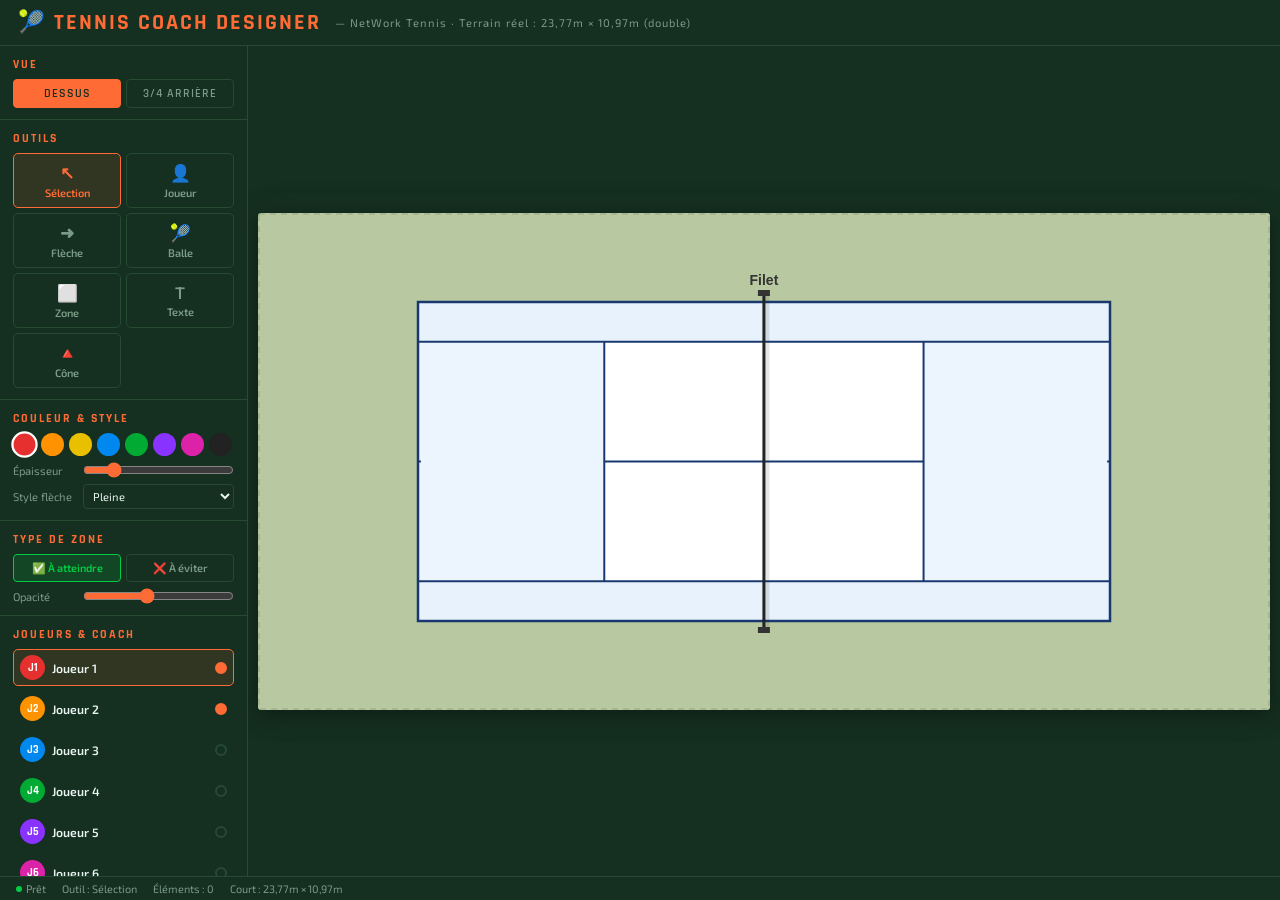
<file: Tennis_Coach_Designer.html>
<!DOCTYPE html>
<html lang="fr">
<head>
<meta charset="UTF-8">
<meta name="viewport" content="width=device-width, initial-scale=1.0">
<title>Tennis Coach Designer</title>
<style>
  @import url('https://fonts.googleapis.com/css2?family=Rajdhani:wght@400;600;700&family=Exo+2:wght@300;400;600&display=swap');
  :root {
    --panel-bg:#152f20; --panel-border:#264a32;
    --accent:#ff6b35; --accent2:#ff6b35;
    --text:#e8f4f0; --text-dim:#7a9b85;
  }
  *{box-sizing:border-box;margin:0;padding:0;}
  body{font-family:'Exo 2',sans-serif;background:#122518;color:var(--text);height:100vh;display:flex;flex-direction:column;overflow:hidden;}
  header{display:flex;align-items:center;gap:14px;padding:9px 18px;background:var(--panel-bg);border-bottom:1px solid var(--panel-border);flex-shrink:0;}
  header h1{font-family:'Rajdhani',sans-serif;font-size:1.35rem;font-weight:700;letter-spacing:2px;color:var(--accent);text-transform:uppercase;}
  header span{font-size:0.7rem;color:var(--text-dim);letter-spacing:1px;}
  .app{display:flex;flex:1;overflow:hidden;}
  .sidebar{width:248px;min-width:248px;background:var(--panel-bg);border-right:1px solid var(--panel-border);display:flex;flex-direction:column;overflow-y:auto;overflow-x:hidden;}
  .section{padding:11px 13px;border-bottom:1px solid var(--panel-border);}
  .stitle{font-family:'Rajdhani',sans-serif;font-size:0.74rem;font-weight:700;letter-spacing:2px;color:var(--accent);text-transform:uppercase;margin-bottom:7px;}
  .view-btns{display:flex;gap:5px;}
  .vbtn{flex:1;padding:6px 4px;font-family:'Rajdhani',sans-serif;font-size:0.74rem;font-weight:600;letter-spacing:1px;border:1px solid var(--panel-border);border-radius:4px;background:transparent;color:var(--text-dim);cursor:pointer;transition:all 0.2s;text-transform:uppercase;}
  .vbtn.active{background:var(--accent);color:#152f20;border-color:var(--accent);}
  .tgrid{display:grid;grid-template-columns:1fr 1fr;gap:5px;}
  .tbtn{padding:8px 5px;font-family:'Exo 2',sans-serif;font-size:0.68rem;font-weight:600;border:1px solid var(--panel-border);border-radius:5px;background:#152f20;color:var(--text-dim);cursor:pointer;transition:all 0.2s;display:flex;flex-direction:column;align-items:center;gap:3px;}
  .tbtn .ic{font-size:1.05rem;}
  .tbtn:hover{border-color:var(--accent);color:var(--accent);}
  .tbtn.active{background:rgba(255,107,53,0.12);border-color:var(--accent);color:var(--accent);}
  .swatches{display:flex;flex-wrap:wrap;gap:5px;}
  .sw{width:23px;height:23px;border-radius:50%;border:2px solid transparent;cursor:pointer;transition:transform 0.15s;}
  .sw:hover{transform:scale(1.2);}
  .sw.active{border-color:white;transform:scale(1.15);}
  .srow{display:flex;align-items:center;gap:8px;margin-top:6px;}
  .srow label{font-size:0.7rem;color:var(--text-dim);min-width:62px;}
  input[type=range]{flex:1;accent-color:var(--accent);}
  select{flex:1;background:#152f20;border:1px solid var(--panel-border);color:var(--text);padding:4px 5px;border-radius:4px;font-size:0.7rem;font-family:'Exo 2',sans-serif;}
  .ztrow{display:flex;gap:5px;}
  .ztbtn{flex:1;padding:6px;font-size:0.68rem;font-weight:600;font-family:'Exo 2',sans-serif;border:1px solid var(--panel-border);border-radius:4px;background:transparent;color:var(--text-dim);cursor:pointer;transition:all 0.2s;}
  .ztbtn.active.target{background:rgba(0,200,60,0.15);border-color:#00cc44;color:#00cc44;}
  .ztbtn.active.avoid{background:rgba(255,40,40,0.15);border-color:#ff3030;color:#ff3030;}
  .plist{display:flex;flex-direction:column;gap:4px;}
  .prow{display:flex;align-items:center;gap:7px;padding:5px 6px;border-radius:5px;cursor:pointer;border:1px solid transparent;transition:all 0.2s;}
  .prow:hover{background:#152f20;border-color:var(--panel-border);}
  .prow.sel{background:rgba(255,107,53,0.12);border-color:var(--accent);}
  .pic{width:25px;height:25px;border-radius:50%;display:flex;align-items:center;justify-content:center;font-size:0.68rem;font-weight:700;font-family:'Rajdhani',sans-serif;color:white;flex-shrink:0;}
  .plbl{font-size:0.76rem;font-weight:600;flex:1;}
  .ptog{width:12px;height:12px;border-radius:50%;border:2px solid var(--panel-border);cursor:pointer;flex-shrink:0;}
  .ptog.on{background:var(--accent);border-color:var(--accent);}
  .tzlist{display:flex;flex-direction:column;gap:4px;max-height:120px;overflow-y:auto;margin-top:6px;}
  .tztag{display:flex;align-items:flex-start;gap:5px;background:#152f20;border-left:3px solid var(--accent2);padding:5px 6px;border-radius:3px;font-size:0.7rem;color:var(--text);cursor:pointer;}
  .tztag:hover{background:#1e3828;}
  .tztag .tzt{flex:1;word-break:break-word;line-height:1.35;}
  .tztag button{background:none;border:none;color:var(--text-dim);cursor:pointer;font-size:0.82rem;padding:0;flex-shrink:0;}
  .tzinput{width:100%;background:#152f20;border:1px solid var(--panel-border);color:var(--text);padding:7px;border-radius:5px;font-family:'Exo 2',sans-serif;font-size:0.74rem;outline:none;resize:vertical;min-height:52px;}
  .tzinput:focus{border-color:var(--accent);}
  .abtn{margin-top:5px;width:100%;padding:6px;border:1px solid;border-radius:4px;cursor:pointer;font-family:'Rajdhani',sans-serif;font-size:0.76rem;font-weight:700;letter-spacing:1px;text-transform:uppercase;transition:all 0.2s;}
  .abtn.blue{border-color:var(--accent);color:var(--accent);background:rgba(255,107,53,0.08);}
  .abtn.blue:hover{background:rgba(255,107,53,0.18);}
  .abtn.orange{border-color:var(--accent2);color:var(--accent2);background:rgba(255,107,53,0.08);}
  .abtn.orange:hover{background:rgba(255,107,53,0.18);}
  .abtn.red{border-color:#ff3c3c;color:#ff3c3c;background:transparent;}
  .abtn.red:hover{background:rgba(255,60,60,0.1);}
  .canvas-area{flex:1;display:flex;align-items:center;justify-content:center;background:#152f20;padding:14px;overflow:auto;}
  canvas{cursor:crosshair;border-radius:3px;box-shadow:0 0 40px rgba(74,158,104,0.08),0 4px 24px rgba(0,0,0,0.5);display:block;}
  .sbar{padding:5px 16px;background:var(--panel-bg);border-top:1px solid var(--panel-border);display:flex;align-items:center;gap:16px;font-size:0.68rem;color:var(--text-dim);flex-shrink:0;}
  .sbar span{display:flex;align-items:center;gap:4px;}
  .dot{width:6px;height:6px;border-radius:50%;background:#00cc44;}
  .tip{position:fixed;background:var(--panel-bg);border:1px solid var(--accent);color:var(--text);padding:5px 9px;border-radius:4px;font-size:0.7rem;pointer-events:none;z-index:100;display:none;}
  .pending-indicator{padding:7px 13px;background:rgba(255,107,53,0.15);border:1px solid var(--accent2);border-radius:5px;font-size:0.72rem;color:var(--accent2);margin-top:6px;display:none;}
</style>
</head>
<body>
<header>
  <h1>🎾 Tennis Coach Designer</h1>
  <span>— NetWork Tennis · Terrain réel : 23,77m × 10,97m (double)</span>
</header>
<div class="app">
  <div class="sidebar">

    <div class="section">
      <div class="stitle">Vue</div>
      <div class="view-btns">
        <button class="vbtn active" onclick="setView('top')" id="btn-top">Dessus</button>
        <button class="vbtn" onclick="setView('3q')" id="btn-3q">3/4 Arrière</button>
      </div>
    </div>

    <div class="section">
      <div class="stitle">Outils</div>
      <div class="tgrid">
        <button class="tbtn active" onclick="setTool('select')" id="tool-select"><span class="ic">↖</span>Sélection</button>
        <button class="tbtn" onclick="setTool('player')" id="tool-player"><span class="ic">👤</span>Joueur</button>
        <button class="tbtn" onclick="setTool('arrow')" id="tool-arrow"><span class="ic">➜</span>Flèche</button>
        <button class="tbtn" onclick="setTool('ball')" id="tool-ball"><span class="ic">🎾</span>Balle</button>
        <button class="tbtn" onclick="setTool('zone')" id="tool-zone"><span class="ic">⬜</span>Zone</button>
        <button class="tbtn" onclick="setTool('text')" id="tool-text"><span class="ic">T</span>Texte</button>
        <button class="tbtn" onclick="setTool('cone')" id="tool-cone"><span class="ic">🔺</span>Cône</button>
      </div>
    </div>

    <div class="section">
      <div class="stitle">Couleur &amp; Style</div>
      <div class="swatches" id="swatches">
        <div class="sw active" style="background:#e63030" data-color="#e63030" onclick="setColor(this)"></div>
        <div class="sw" style="background:#ff9200" data-color="#ff9200" onclick="setColor(this)"></div>
        <div class="sw" style="background:#e8c000" data-color="#e8c000" onclick="setColor(this)"></div>
        <div class="sw" style="background:#0088ee" data-color="#0088ee" onclick="setColor(this)"></div>
        <div class="sw" style="background:#00aa33" data-color="#00aa33" onclick="setColor(this)"></div>
        <div class="sw" style="background:#8833ff" data-color="#8833ff" onclick="setColor(this)"></div>
        <div class="sw" style="background:#dd22aa" data-color="#dd22aa" onclick="setColor(this)"></div>
        <div class="sw" style="background:#222222" data-color="#222222" onclick="setColor(this)"></div>
      </div>
      <div class="srow"><label>Épaisseur</label><input type="range" min="1" max="7" value="2" oninput="arrowWidth=+this.value"></div>
      <div class="srow"><label>Style flèche</label>
        <select onchange="arrowStyle=this.value">
          <option value="solid">Pleine</option>
          <option value="dashed">Tirets</option>
          <option value="dotted">Pointillés</option>
          <option value="curved">Courbée</option>
        </select>
      </div>
    </div>

    <div class="section">
      <div class="stitle">Type de zone</div>
      <div class="ztrow">
        <button class="ztbtn target active" id="zt-target" onclick="setZoneType('target')">✅ À atteindre</button>
        <button class="ztbtn avoid" id="zt-avoid" onclick="setZoneType('avoid')">❌ À éviter</button>
      </div>
      <div class="srow"><label>Opacité</label><input type="range" min="10" max="70" value="35" oninput="zoneOpacity=+this.value/100"></div>
    </div>

    <div class="section">
      <div class="stitle">Joueurs &amp; Coach</div>
      <div class="plist" id="plist"></div>
    </div>

    <div class="section">
      <div class="stitle">Zones de texte</div>
      <textarea class="tzinput" id="tzinput" placeholder="Tapez une consigne, indication, numéro d'étape..."></textarea>
      <button class="abtn orange" onclick="prepareTZ()">✎ Cliquer sur le terrain pour placer</button>
      <div class="pending-indicator" id="pending-ind">📍 Cliquez sur le terrain pour placer le texte</div>
      <div class="tzlist" id="tzlist"></div>
    </div>

    <div class="section">
      <div class="stitle">Actions</div>
      <button class="abtn red" style="margin-bottom:5px" onclick="clearAll()">🗑 Effacer tout</button>
      <button class="abtn orange" onclick="exportPNG()">📸 Exporter PNG</button>
    </div>

  </div>

  <div class="canvas-area" id="canvas-area">
    <canvas id="c"></canvas>
  </div>
</div>

<div class="sbar">
  <span><div class="dot"></div>Prêt</span>
  <span id="s-tool">Outil : Sélection</span>
  <span id="s-count">Éléments : 0</span>
  <span id="s-dims">Court : 23,77m × 10,97m</span>
</div>
<div class="tip" id="tip"></div>

<script>
// ============================================================
// REAL TENNIS COURT DIMENSIONS (ITF)
// Full court: 23.77m (L) × 10.97m (W)  — doubles
// Singles:    23.77m (L) ×  8.23m (W)
// Doubles alley: (10.97-8.23)/2 = 1.37m each side
// Service box depth from net: 6.40m
// Net height at centre: 0.914m (not drawn in 2D)
// ============================================================
const R = {
  W: 10.97, H: 23.77,
  singleW: 8.23,
  svcD: 6.40,
  get netY()  { return this.H / 2; },           // 11.885
  get singM() { return (this.W - this.singleW) / 2; }, // 1.37
};

// State
let view='top', tool='select', color='#e63030';
let zoneType='target', zoneOpacity=0.35, arrowWidth=2, arrowStyle='solid';
let elems=[], sel=null, nextId=1;
let drawing=false, dragging=false, dragEl=null, dragStart=null;
let tmpArr=null, tmpZone=null, pendingTZ=null;

const players=[
  {id:'J1',lbl:'Joueur 1',col:'#e63030',on:true},
  {id:'J2',lbl:'Joueur 2',col:'#ff9200',on:true},
  {id:'J3',lbl:'Joueur 3',col:'#0088ee',on:false},
  {id:'J4',lbl:'Joueur 4',col:'#00aa33',on:false},
  {id:'J5',lbl:'Joueur 5',col:'#8833ff',on:false},
  {id:'J6',lbl:'Joueur 6',col:'#dd22aa',on:false},
  {id:'CO',lbl:'Coach',   col:'#f5a000',on:false},
];
let activePl=players[0];

// Canvas & court pixel coords
const cvs=document.getElementById('c');
const ctx=cvs.getContext('2d');
let C={}; // {x0,y0,cw,ch,sc} for top view; {pt} for 3q

// Clearance zones (ITF recommended free space)
const CLR = { end: 5.5, side: 3.05 };

// ============================================================
// RESIZE  — HORIZONTAL layout
// Total canvas = court + clearance margins
// X axis = 23.77m court + 2×5.5m = 34.77m
// Y axis = 10.97m court + 2×3.05m = 17.07m
// u in [0..1] maps along X (length), v in [0..1] maps along Y (width)
// ============================================================
function resize(){
  const area=document.getElementById('canvas-area');
  const aw=area.clientWidth-20, ah=area.clientHeight-20;
  if(view==='top'){
    const totalW = R.H + CLR.end*2;   // 34.77m
    const totalH = R.W + CLR.side*2;  // 17.07m
    const aspect = totalW / totalH;
    let cw, ch;
    if(aw/ah>aspect){ch=ah;cw=ch*aspect;}else{cw=aw;ch=cw/aspect;}
    cvs.width=Math.round(cw); cvs.height=Math.round(ch);
    const sc = cw / totalW;
    const padX = Math.round(CLR.end  * sc);
    const padY = Math.round(CLR.side * sc);
    C = { x0:padX, y0:padY, cw:Math.round(R.H*sc), ch:Math.round(R.W*sc), sc };
  }else{
    const asp3=1.9;
    let cw,ch;
    if(aw/ah>asp3){ch=ah;cw=ch*asp3;}else{cw=aw;ch=cw/asp3;}
    cvs.width=Math.round(cw); cvs.height=Math.round(ch);
  }
  redraw();
}
window.addEventListener('resize',resize);

// ============================================================
// COORDINATE HELPERS
// ============================================================
// Horizontal layout: u along length (23.77m = X), v along width (10.97m = Y)
function uvToTop(u,v){return{x:C.x0+u*C.cw, y:C.y0+v*C.ch};}
function topToUV(x,y){return{u:(x-C.x0)/C.cw, v:(y-C.y0)/C.ch};}

function uvTo3Q(u,v){
  if(!C.pt)return{x:cvs.width/2,y:cvs.height/2};
  return C.pt(u,v);
}
function canvasTo3QUV(cx,cy){
  if(!C._3q)return{u:0.5,v:0.5};
  const{tL:bL,tR:bR,bL:fL,bR:fR}=C._3q; // stored as tL=bL(back), bL=fL(front)
  // v: front(fL.y) → 1, back(bL.y) → 0
  const v=Math.max(0,Math.min(1,(cy-bL.y)/(fL.y-bL.y)));
  // interpolate left/right edges at this v
  const lx=bL.x+(fL.x-bL.x)*v;
  const rx=bR.x+(fR.x-bR.x)*v;
  const u=Math.max(0,Math.min(1,(cx-lx)/(rx-lx)));
  return{u,v};
}

function toC(u,v){return view==='top'?uvToTop(u,v):uvTo3Q(u,v);}
function fromC(x,y){return view==='top'?topToUV(x,y):canvasTo3QUV(x,y);}

// ============================================================
// DRAW TOP-VIEW COURT — HORIZONTAL
// X axis = 23.77m (length), Y axis = 10.97m (width)
// u=0 left baseline, u=1 right baseline
// v=0 top sideline, v=1 bottom sideline
// ============================================================
function drawTop(){
  const cW=cvs.width, cH=cvs.height;
  ctx.clearRect(0,0,cW,cH);

  const sc=C.sc, x0=C.x0, y0=C.y0, cw=C.cw, ch=C.ch;

  // Full canvas background (clearance area — medium grey-green like a club)
  ctx.fillStyle='#b8c8a0';
  ctx.fillRect(0,0,cW,cH);

  // Court limits in pixels
  const xL  = x0;
  const xR  = x0 + cw;
  const yT  = y0;
  const yB  = y0 + ch;

  // Net & service positions along X (23.77m length axis)
  const netX   = x0 + R.netY * sc;          // 11.885m
  const xST_L  = x0 + R.svcD * sc;          // 6.40m from left baseline
  const xST_R  = x0 + (R.H - R.svcD) * sc;  // 6.40m from right baseline

  // Singles & centre positions along Y (10.97m width axis)
  const scY   = ch / R.W;
  const midY  = y0 + ch / 2;
  const ySiT  = y0 + R.singM * scY;                 // 1.37m from top
  const ySiB  = y0 + (R.W - R.singM) * scY;         // 1.37m from bottom

  // ---- Clearance zone markings ----
  // Subtle dashed boundary
  ctx.strokeStyle='rgba(80,100,60,0.35)'; ctx.lineWidth=1; ctx.setLineDash([6,5]);
  ctx.strokeRect(1, 1, cW-2, cH-2);
  ctx.setLineDash([]);

  // ---- Court surface ----
  ctx.fillStyle='#ffffff';
  ctx.fillRect(xL, yT, cw, ch);

  // Doubles alleys tint
  ctx.fillStyle='rgba(150,195,240,0.22)';
  ctx.fillRect(xL, yT,   cw, ySiT-yT);
  ctx.fillRect(xL, ySiB, cw, yB-ySiB);

  // Service box tint
  ctx.fillStyle='rgba(150,195,240,0.18)';
  ctx.fillRect(xL,    ySiT, xST_L-xL,  ySiB-ySiT);
  ctx.fillRect(xST_R, ySiT, xR-xST_R,  ySiB-ySiT);

  // ---- Court lines ----
  function line(x1,y1,x2,y2,lw,col){
    ctx.beginPath(); ctx.moveTo(x1,y1); ctx.lineTo(x2,y2);
    ctx.strokeStyle=col||'#1a3870'; ctx.lineWidth=lw||2; ctx.stroke();
  }

  // Outer boundary (doubles sidelines + baselines)
  ctx.strokeStyle='#1a3870'; ctx.lineWidth=2.5;
  ctx.strokeRect(xL, yT, cw, ch);

  // Singles sidelines (full length)
  line(xL, ySiT, xR, ySiT, 2);
  line(xL, ySiB, xR, ySiB, 2);

  // Service lines
  line(xST_L, ySiT, xST_L, ySiB, 2);
  line(xST_R, ySiT, xST_R, ySiB, 2);

  // Centre service line (net → each service line)
  line(xST_L, midY, netX,   midY, 2);
  line(netX,  midY, xST_R,  midY, 2);

  // Centre marks on baselines (10cm)
  const cm = sc * 0.10;
  line(xL, midY, xL+cm, midY, 2);
  line(xR, midY, xR-cm, midY, 2);

  // ---- Net ----
  ctx.strokeStyle='rgba(0,0,0,0.1)'; ctx.lineWidth=5;
  ctx.beginPath(); ctx.moveTo(netX+3,yT-8); ctx.lineTo(netX+3,yB+8); ctx.stroke();
  ctx.strokeStyle='#222'; ctx.lineWidth=3;
  ctx.beginPath(); ctx.moveTo(netX,yT-8); ctx.lineTo(netX,yB+8); ctx.stroke();
  ctx.fillStyle='#333';
  ctx.fillRect(netX-6, yT-12, 12, 6);
  ctx.fillRect(netX-6, yB+6,  12, 6);
  ctx.strokeStyle='rgba(60,60,60,0.2)'; ctx.lineWidth=1; ctx.setLineDash([4,4]);
  ctx.beginPath(); ctx.moveTo(netX,yT-8); ctx.lineTo(netX,yB+8); ctx.stroke();
  ctx.setLineDash([]);
  ctx.fillStyle='#333';
  ctx.font=`bold ${Math.max(9,sc*0.48)}px 'Exo 2',sans-serif`;
  ctx.textAlign='center'; ctx.textBaseline='bottom';
  ctx.fillText('Filet', netX, yT-14);

}

// ============================================================
// DRAW 3/4-VIEW COURT — LANDSCAPE
// u = along length (23.77m = left→right)
// v = along width  (10.97m = top→bottom, perspective recedes top)
// 3/4 rear view: we look from bottom-front, court recedes upward
// ============================================================
function draw3Q(){
  const W=cvs.width, H=cvs.height;
  ctx.clearRect(0,0,W,H);

  // Sky gradient
  const sk=ctx.createLinearGradient(0,0,0,H*0.28);
  sk.addColorStop(0,'#c8dff5'); sk.addColorStop(1,'#e8f4ff');
  ctx.fillStyle=sk; ctx.fillRect(0,0,W,H*0.28);

  // Perspective: court corners
  // Front (v=1, near viewer) is tall, back (v=0) is narrow
  // u=0 = left baseline, u=1 = right baseline
  // v=0 = far sideline (top in screen), v=1 = near sideline (bottom in screen)
  const hy = H * 0.24; // horizon
  const fL = {x: W*0.03, y: H*0.96}; // front-left  (u=0, v=1)
  const fR = {x: W*0.97, y: H*0.96}; // front-right (u=1, v=1)
  const bL = {x: W*0.09, y: hy};     // back-left   (u=0, v=0)
  const bR = {x: W*0.91, y: hy};     // back-right  (u=1, v=0)

  function lerp(a,b,t){return{x:a.x+(b.x-a.x)*t, y:a.y+(b.y-a.y)*t};}
  // pt(u, v): u=left/right along length, v=front/back along width
  function pt(u,v){
    const front = lerp(fL, fR, u);
    const back  = lerp(bL, bR, u);
    return lerp(back, front, v); // v=0 → back (far), v=1 → front (near)
  }

  C.pt = pt;
  C._3q = {tL:bL, tR:bR, bL:fL, bR:fR, hy};

  // Normalised court positions
  // u axis = 23.77m length: net at 0.5, service lines at svcD/H and 1-svcD/H
  const netU   = R.netY / R.H;            // 0.5
  const svcU_L = R.svcD / R.H;            // 0.269 (left service line)
  const svcU_R = 1 - R.svcD / R.H;        // 0.731 (right service line)
  const midU   = 0.5;                      // same as netU here, just alias
  // v axis = 10.97m width: singles lines at singM/W and 1-singM/W
  const siV_T  = R.singM / R.W;           // top singles (far side)
  const siV_B  = 1 - R.singM / R.W;       // bottom singles (near side)
  const midV   = 0.5;

  // ---- Fill court ----
  ctx.beginPath();
  ctx.moveTo(fL.x,fL.y); ctx.lineTo(fR.x,fR.y);
  ctx.lineTo(bR.x,bR.y); ctx.lineTo(bL.x,bL.y); ctx.closePath();
  const cg=ctx.createLinearGradient(W/2,hy,W/2,H);
  cg.addColorStop(0,'#c8e0ff'); cg.addColorStop(1,'#f2f8ff');
  ctx.fillStyle=cg; ctx.fill();

  // Service zone tints
  function fillQ(p1,p2,p3,p4,col){
    ctx.beginPath(); ctx.moveTo(p1.x,p1.y); ctx.lineTo(p2.x,p2.y);
    ctx.lineTo(p3.x,p3.y); ctx.lineTo(p4.x,p4.y); ctx.closePath();
    ctx.fillStyle=col; ctx.fill();
  }
  // Doubles alleys (top & bottom strips)
  fillQ(pt(0,0),pt(1,0),pt(1,siV_T),pt(0,siV_T),'rgba(150,195,240,0.28)');
  fillQ(pt(0,siV_B),pt(1,siV_B),pt(1,1),pt(0,1),'rgba(150,195,240,0.28)');
  // Service boxes (left & right of net, between singles)
  fillQ(pt(0,siV_T),pt(svcU_L,siV_T),pt(svcU_L,siV_B),pt(0,siV_B),'rgba(150,195,240,0.15)');
  fillQ(pt(svcU_R,siV_T),pt(1,siV_T),pt(1,siV_B),pt(svcU_R,siV_B),'rgba(150,195,240,0.15)');

  function pLine(u1,v1,u2,v2,lw,col){
    const p1=pt(u1,v1), p2=pt(u2,v2);
    ctx.beginPath(); ctx.moveTo(p1.x,p1.y); ctx.lineTo(p2.x,p2.y);
    ctx.strokeStyle=col||'#1a3870'; ctx.lineWidth=lw||1.8; ctx.stroke();
  }

  // Outer boundary
  pLine(0,0,1,0,2.5); pLine(0,1,1,1,2.5);
  pLine(0,0,0,1,2.5); pLine(1,0,1,1,2.5);
  // Singles sidelines
  pLine(0,siV_T,1,siV_T,1.8); pLine(0,siV_B,1,siV_B,1.8);
  // Service lines (vertical)
  pLine(svcU_L,siV_T,svcU_L,siV_B,1.8); pLine(svcU_R,siV_T,svcU_R,siV_B,1.8);
  // Centre service line (horizontal, between service lines)
  pLine(svcU_L,midV,netU,midV,1.8); pLine(netU,midV,svcU_R,midV,1.8);
  // Centre marks on baselines
  const cmU = 0.008;
  pLine(0,midV,cmU,midV,1.8); pLine(1,midV,1-cmU,midV,1.8);

  // Net
  pLine(netU,0,netU,1,3,'#333');
  // Net posts
  const np_T=pt(netU,0), np_B=pt(netU,1);
  ctx.strokeStyle='#333'; ctx.lineWidth=3;
  ctx.beginPath(); ctx.moveTo(np_T.x,np_T.y); ctx.lineTo(np_T.x,np_T.y-14); ctx.stroke();
  ctx.beginPath(); ctx.moveTo(np_B.x,np_B.y); ctx.lineTo(np_B.x,np_B.y-14); ctx.stroke();

  // Net label
  const nm=pt(netU, 0.05);
  ctx.fillStyle='#444'; ctx.font=`bold 11px 'Exo 2',sans-serif`;
  ctx.textAlign='center'; ctx.textBaseline='bottom';
  ctx.fillText('Filet', nm.x, nm.y-16);
}

// ============================================================
// DRAW ELEMENTS
// ============================================================
function drawArrow(el){
  const p1=toC(el.u1,el.v1),p2=toC(el.u2,el.v2);
  const dx=p2.x-p1.x,dy=p2.y-p1.y,len=Math.hypot(dx,dy);
  if(len<4)return;
  ctx.save();
  ctx.strokeStyle=el.color;ctx.fillStyle=el.color;ctx.lineWidth=el.w||2;
  if(el.st==='dashed')ctx.setLineDash([10,5]);
  else if(el.st==='dotted')ctx.setLineDash([3,5]);
  else ctx.setLineDash([]);
  if(el.st==='curved'){
    const mx=(p1.x+p2.x)/2-dy*0.28,my=(p1.y+p2.y)/2+dx*0.28;
    ctx.beginPath();ctx.moveTo(p1.x,p1.y);ctx.quadraticCurveTo(mx,my,p2.x,p2.y);ctx.stroke();
  }else{
    ctx.beginPath();ctx.moveTo(p1.x,p1.y);ctx.lineTo(p2.x,p2.y);ctx.stroke();
  }
  ctx.setLineDash([]);
  const ang=Math.atan2(dy,dx),hw=(el.w||2)*3+6;
  ctx.beginPath();
  ctx.moveTo(p2.x,p2.y);
  ctx.lineTo(p2.x-hw*Math.cos(ang-0.42),p2.y-hw*Math.sin(ang-0.42));
  ctx.lineTo(p2.x-hw*Math.cos(ang+0.42),p2.y-hw*Math.sin(ang+0.42));
  ctx.closePath();ctx.fill();
  if(el===sel){
    [p1,p2].forEach(p=>{
      ctx.beginPath();ctx.arc(p.x,p.y,5,0,Math.PI*2);
      ctx.fillStyle='#fff';ctx.fill();
      ctx.strokeStyle='#333';ctx.lineWidth=1.5;ctx.stroke();
    });
  }
  ctx.restore();
}

function drawZone(el){
  const p1=toC(el.u1,el.v1),p2=toC(el.u2,el.v2);
  const rx=Math.min(p1.x,p2.x),ry=Math.min(p1.y,p2.y);
  const rw=Math.abs(p2.x-p1.x),rh=Math.abs(p2.y-p1.y);
  if(rw<3||rh<3)return;
  ctx.save();
  const col=el.zt==='avoid'?'#ff2020':'#00bb33';
  ctx.globalAlpha=el.op||0.35;
  ctx.fillStyle=col;ctx.fillRect(rx,ry,rw,rh);
  ctx.globalAlpha=1;
  ctx.strokeStyle=col;ctx.lineWidth=el===sel?2.5:1.8;
  if(el.zt==='avoid')ctx.setLineDash([8,4]);
  ctx.strokeRect(rx,ry,rw,rh);ctx.setLineDash([]);
  const fs=Math.min(rw,rh)*0.3;
  if(fs>8){
    ctx.font=`${fs}px sans-serif`;ctx.textAlign='center';ctx.textBaseline='middle';
    ctx.globalAlpha=0.6;
    ctx.fillText(el.zt==='avoid'?'✕':'✓',rx+rw/2,ry+rh/2);
  }
  ctx.restore();
}

function drawPlayer(el){
  const p=toC(el.u,el.v);
  ctx.save();
  const r=Math.max(9,cvs.width*0.016);
  ctx.beginPath();ctx.ellipse(p.x+1,p.y+r*0.55,r*0.8,r*0.28,0,0,Math.PI*2);
  ctx.fillStyle='rgba(0,0,0,0.18)';ctx.fill();
  ctx.beginPath();ctx.arc(p.x,p.y,r,0,Math.PI*2);
  ctx.fillStyle=el.col;ctx.fill();
  ctx.strokeStyle='rgba(255,255,255,0.85)';ctx.lineWidth=1.5;ctx.stroke();
  if(el===sel){
    ctx.beginPath();ctx.arc(p.x,p.y,r+4,0,Math.PI*2);
    ctx.strokeStyle='#333';ctx.lineWidth=2;ctx.setLineDash([4,3]);ctx.stroke();ctx.setLineDash([]);
  }
  ctx.fillStyle='#fff';
  ctx.font=`bold ${r*0.7}px 'Exo 2',sans-serif`;
  ctx.textAlign='center';ctx.textBaseline='middle';
  ctx.fillText(el.pid,p.x,p.y+1);
  ctx.restore();
}

function drawBall(el){
  const p=toC(el.u,el.v);
  ctx.save();
  const r=Math.max(5,cvs.width*0.0096);
  ctx.beginPath();ctx.ellipse(p.x+2,p.y+r*0.55,r*0.85,r*0.3,0,0,Math.PI*2);
  ctx.fillStyle='rgba(0,0,0,0.18)';ctx.fill();
  const g=ctx.createRadialGradient(p.x-r*0.3,p.y-r*0.35,r*0.05,p.x,p.y,r);
  g.addColorStop(0,'#e8ff30');g.addColorStop(0.6,'#c4e000');g.addColorStop(1,'#92a800');
  ctx.beginPath();ctx.arc(p.x,p.y,r,0,Math.PI*2);
  ctx.fillStyle=g;ctx.fill();
  ctx.strokeStyle='rgba(255,255,255,0.5)';ctx.lineWidth=1;
  ctx.beginPath();ctx.arc(p.x,p.y,r*0.6,-0.4,Math.PI+0.4);ctx.stroke();
  ctx.beginPath();ctx.arc(p.x,p.y,r*0.6,Math.PI-0.4,Math.PI*2-0.4);ctx.stroke();
  if(el===sel){
    ctx.beginPath();ctx.arc(p.x,p.y,r+4,0,Math.PI*2);
    ctx.strokeStyle='#333';ctx.lineWidth=2;ctx.stroke();
  }
  ctx.restore();
}

function drawText(el){
  const p=toC(el.u,el.v);
  ctx.save();
  const fs=Math.max(10,cvs.width*0.019);
  ctx.font=`600 ${fs}px 'Exo 2',sans-serif`;
  const lines=el.txt.split('\n');
  const lh=fs*1.3;
  const maxW=lines.reduce((m,l)=>Math.max(m,ctx.measureText(l).width),0);
  const bw=maxW+18, bh=lines.length*lh+12;
  // Box shadow
  ctx.shadowColor='rgba(0,0,0,0.15)';ctx.shadowBlur=4;ctx.shadowOffsetY=2;
  ctx.fillStyle='rgba(245,240,232,0.95)';
  ctx.beginPath();ctx.roundRect(p.x,p.y,bw,bh,5);ctx.fill();
  ctx.shadowBlur=0;ctx.shadowOffsetY=0;
  ctx.strokeStyle=el.col||'#555';
  ctx.lineWidth=el===sel?2.5:1.5;
  ctx.stroke();
  ctx.fillStyle=el.col||'#111';
  ctx.textBaseline='top';ctx.textAlign='left';
  lines.forEach((l,i)=>ctx.fillText(l,p.x+9,p.y+6+i*lh));
  if(el===sel){
    // Move handle (top-left) and delete handle (top-right)
    ctx.fillStyle='#e63030';
    ctx.beginPath();ctx.arc(p.x+bw,p.y,7,0,Math.PI*2);ctx.fill();
    ctx.fillStyle='#fff';ctx.font='bold 9px sans-serif';
    ctx.textAlign='center';ctx.textBaseline='middle';
    ctx.fillText('✕',p.x+bw,p.y);
    // Drag anchor indicator
    ctx.strokeStyle='rgba(0,0,0,0.3)';ctx.lineWidth=1;
    ctx.beginPath();ctx.arc(p.x+9,p.y+bh/2,4,0,Math.PI*2);ctx.stroke();
  }
  ctx.restore();
}

function drawCone(el){
  const p=toC(el.u,el.v);
  ctx.save();
  const h=Math.max(14,cvs.width*0.022);  // cone height in px
  const bw=h*0.72;                        // base width
  const col=el.col||'#ff9200';

  // Shadow
  ctx.beginPath();
  ctx.ellipse(p.x+1, p.y+2, bw*0.55, bw*0.18, 0, 0, Math.PI*2);
  ctx.fillStyle='rgba(0,0,0,0.22)'; ctx.fill();

  // Cone body (triangle)
  const grad=ctx.createLinearGradient(p.x-bw*0.5, p.y, p.x+bw*0.5, p.y);
  grad.addColorStop(0,   shadeColor(col,-30));
  grad.addColorStop(0.4, col);
  grad.addColorStop(1,   shadeColor(col,-50));
  ctx.beginPath();
  ctx.moveTo(p.x, p.y-h);           // tip
  ctx.lineTo(p.x+bw*0.5, p.y);      // bottom-right
  ctx.lineTo(p.x-bw*0.5, p.y);      // bottom-left
  ctx.closePath();
  ctx.fillStyle=grad; ctx.fill();

  // Horizontal stripe
  const sy=p.y-h*0.38;
  const sw=bw*0.38;
  ctx.beginPath();
  ctx.moveTo(p.x-sw*0.5, sy);
  ctx.lineTo(p.x+sw*0.5, sy);
  ctx.lineTo(p.x+sw*0.5+1, sy+h*0.11);
  ctx.lineTo(p.x-sw*0.5-1, sy+h*0.11);
  ctx.closePath();
  ctx.fillStyle='rgba(255,255,255,0.55)'; ctx.fill();

  // Cone outline
  ctx.beginPath();
  ctx.moveTo(p.x, p.y-h);
  ctx.lineTo(p.x+bw*0.5, p.y);
  ctx.lineTo(p.x-bw*0.5, p.y);
  ctx.closePath();
  ctx.strokeStyle='rgba(0,0,0,0.25)'; ctx.lineWidth=0.8; ctx.stroke();

  if(el===sel){
    ctx.beginPath(); ctx.arc(p.x, p.y-h/2, h*0.55+4, 0, Math.PI*2);
    ctx.strokeStyle='#333'; ctx.lineWidth=2; ctx.setLineDash([4,3]); ctx.stroke(); ctx.setLineDash([]);
  }
  ctx.restore();
}

function shadeColor(hex,pct){
  let n=parseInt(hex.slice(1),16);
  let r=Math.min(255,Math.max(0,((n>>16)&0xff)+pct));
  let g=Math.min(255,Math.max(0,((n>>8)&0xff)+pct));
  let b=Math.min(255,Math.max(0,(n&0xff)+pct));
  return `rgb(${r},${g},${b})`;
}


function redraw(){
  if(view==='top')drawTop(); else draw3Q();
  const ord={zone:0,arrow:1,ball:2,cone:2,player:3,text:4};
  [...elems].sort((a,b)=>(ord[a.t]||0)-(ord[b.t]||0)).forEach(el=>{
    if(el.t==='arrow')drawArrow(el);
    else if(el.t==='zone')drawZone(el);
    else if(el.t==='player')drawPlayer(el);
    else if(el.t==='ball')drawBall(el);
    else if(el.t==='cone')drawCone(el);
    else if(el.t==='text')drawText(el);
  });
  if(tmpArr)drawArrow(tmpArr);
  if(tmpZone)drawZone(tmpZone);
  document.getElementById('s-count').textContent=`Éléments : ${elems.length}`;
}

// ============================================================
// HIT TEST
// ============================================================
function hit(cx,cy){
  const r=Math.max(15,cvs.width*0.03);
  for(let i=elems.length-1;i>=0;i--){
    const el=elems[i];
    if(el.t==='text'){
      const p=toC(el.u,el.v);
      const fs=Math.max(10,cvs.width*0.019);
      ctx.font=`600 ${fs}px 'Exo 2',sans-serif`;
      const lines=el.txt.split('\n');
      const maxW=lines.reduce((m,l)=>Math.max(m,ctx.measureText(l).width),0);
      const bw=maxW+18,bh=lines.length*fs*1.3+12;
      if(cx>=p.x&&cx<=p.x+bw&&cy>=p.y&&cy<=p.y+bh)return el;
    }
    if(el.t==='player'||el.t==='ball'||el.t==='cone'){
      const p=toC(el.u,el.v);
      if(Math.hypot(cx-p.x,cy-p.y)<r)return el;
    }
    if(el.t==='arrow'){
      const p1=toC(el.u1,el.v1),p2=toC(el.u2,el.v2);
      const dx=p2.x-p1.x,dy=p2.y-p1.y,len=Math.hypot(dx,dy);
      if(len<1)continue;
      const t=Math.max(0,Math.min(1,((cx-p1.x)*dx+(cy-p1.y)*dy)/(len*len)));
      if(Math.hypot(p1.x+t*dx-cx,p1.y+t*dy-cy)<r*0.6)return el;
    }
    if(el.t==='zone'){
      const p1=toC(el.u1,el.v1),p2=toC(el.u2,el.v2);
      const rx=Math.min(p1.x,p2.x),ry=Math.min(p1.y,p2.y);
      if(cx>=rx&&cx<=rx+Math.abs(p2.x-p1.x)&&cy>=ry&&cy<=ry+Math.abs(p2.y-p1.y))return el;
    }
  }
  return null;
}

// ============================================================
// MOUSE EVENTS
// ============================================================
function gp(e){
  const rc=cvs.getBoundingClientRect();
  const sx=cvs.width/rc.width,sy=cvs.height/rc.height;
  const s=e.touches?e.touches[0]:e;
  return{x:(s.clientX-rc.left)*sx,y:(s.clientY-rc.top)*sy};
}

cvs.addEventListener('mousedown',down);
cvs.addEventListener('mousemove',move);
cvs.addEventListener('mouseup',up);
cvs.addEventListener('mouseleave',up);

function down(e){
  const{x,y}=gp(e);
  const uv=fromC(x,y);

  if(tool==='select'){
    const h=hit(x,y);
    sel=h;
    if(h){
      dragging=true;
      dragStart={x,y,
        eu:h.u,ev:h.v,
        eu1:h.u1,ev1:h.v1,eu2:h.u2,ev2:h.v2,
        uv0:fromC(x,y)};
      dragEl=h;
    }
    redraw();return;
  }
  if(tool==='player'){
    const ex=elems.find(e=>e.t==='player'&&e.pid===activePl.id);
    if(ex){ex.u=uv.u;ex.v=uv.v;}
    else elems.push({id:nextId++,t:'player',u:uv.u,v:uv.v,col:activePl.col,pid:activePl.id});
    redraw();return;
  }
  if(tool==='ball'){
    elems.push({id:nextId++,t:'ball',u:uv.u,v:uv.v});
    redraw();return;
  }
  if(tool==='cone'){
    elems.push({id:nextId++,t:'cone',u:uv.u,v:uv.v,col:color});
    redraw();return;
  }
  if(tool==='text'){
    let txt=pendingTZ;
    if(!txt){
      txt=prompt('Texte (Entrée = valider, plusieurs lignes possibles) :','');
      if(!txt)return;
    }
    elems.push({id:nextId++,t:'text',u:uv.u,v:uv.v,txt,col:color});
    pendingTZ=null;
    document.getElementById('pending-ind').style.display='none';
    updateTZList();
    redraw();return;
  }
  if(tool==='arrow'){
    drawing=true;
    tmpArr={t:'arrow',u1:uv.u,v1:uv.v,u2:uv.u,v2:uv.v,color,w:arrowWidth,st:arrowStyle};
    return;
  }
  if(tool==='zone'){
    drawing=true;
    tmpZone={t:'zone',u1:uv.u,v1:uv.v,u2:uv.u,v2:uv.v,zt:zoneType,op:zoneOpacity};
    return;
  }
}

function move(e){
  const{x,y}=gp(e);
  const uv=fromC(x,y);
  const tip=document.getElementById('tip');
  if(pendingTZ&&tool==='text'){
    tip.style.display='block';
    tip.style.left=(e.clientX+12)+'px';tip.style.top=(e.clientY-22)+'px';
    tip.textContent='Cliquez pour placer';
  }else if(tool==='player'){
    tip.style.display='block';
    tip.style.left=(e.clientX+12)+'px';tip.style.top=(e.clientY-22)+'px';
    tip.textContent=`Placer ${activePl.lbl}`;
  }else{tip.style.display='none';}

  if(drawing){
    if(tmpArr){tmpArr.u2=uv.u;tmpArr.v2=uv.v;}
    if(tmpZone){tmpZone.u2=uv.u;tmpZone.v2=uv.v;}
    redraw();return;
  }
  if(dragging&&dragEl){
    const uv0=dragStart.uv0;
    const du=uv.u-uv0.u,dv=uv.v-uv0.v;
    const cl=(v,a,b)=>Math.max(a,Math.min(b,v));
    if(dragEl.t==='player'||dragEl.t==='ball'||dragEl.t==='text'||dragEl.t==='cone'){
      dragEl.u=cl((dragStart.eu||0)+du,0,1);
      dragEl.v=cl((dragStart.ev||0)+dv,0,1);
    }else if(dragEl.t==='arrow'||dragEl.t==='zone'){
      dragEl.u1=cl((dragStart.eu1||0)+du,0,1);
      dragEl.v1=cl((dragStart.ev1||0)+dv,0,1);
      dragEl.u2=cl((dragStart.eu2||0)+du,0,1);
      dragEl.v2=cl((dragStart.ev2||0)+dv,0,1);
    }
    redraw();
  }
}

function up(){
  if(drawing){
    if(tmpArr&&Math.hypot(tmpArr.u2-tmpArr.u1,tmpArr.v2-tmpArr.v1)>0.012)
      elems.push({...tmpArr,id:nextId++});
    if(tmpZone&&Math.abs(tmpZone.u2-tmpZone.u1)>0.015&&Math.abs(tmpZone.v2-tmpZone.v1)>0.015)
      elems.push({...tmpZone,id:nextId++});
    tmpArr=null;tmpZone=null;drawing=false;
  }
  dragging=false;dragEl=null;
  redraw();
}

document.addEventListener('keydown',e=>{
  if((e.key==='Delete'||e.key==='Backspace')&&sel&&document.activeElement===document.body){
    elems=elems.filter(el=>el!==sel);sel=null;updateTZList();redraw();
  }
  if(e.key==='Escape'){sel=null;pendingTZ=null;document.getElementById('pending-ind').style.display='none';redraw();}
});

// ============================================================
// UI
// ============================================================
function setView(v){
  view=v;
  document.getElementById('btn-top').classList.toggle('active',v==='top');
  document.getElementById('btn-3q').classList.toggle('active',v==='3q');
  resize();
}

function setTool(t){
  tool=t;
  document.querySelectorAll('.tbtn').forEach(b=>b.classList.remove('active'));
  document.getElementById('tool-'+t)?.classList.add('active');
  document.getElementById('s-tool').textContent=`Outil : ${t}`;
  if(t!=='text'){pendingTZ=null;document.getElementById('pending-ind').style.display='none';}
  cvs.style.cursor=t==='select'?'default':'crosshair';
}

function setColor(el){
  color=el.dataset.color;
  document.querySelectorAll('.sw').forEach(s=>s.classList.remove('active'));
  el.classList.add('active');
  if(sel&&(sel.t==='arrow'||sel.t==='text'||sel.t==='cone')){sel.color=color;sel.col=color;redraw();}
}

function setZoneType(t){
  zoneType=t;
  document.getElementById('zt-target').classList.toggle('active',t==='target');
  document.getElementById('zt-avoid').classList.toggle('active',t==='avoid');
}

function prepareTZ(){
  const inp=document.getElementById('tzinput');
  const txt=inp.value.trim();
  if(!txt){alert('Entrez un texte d\'abord.');return;}
  pendingTZ=txt;inp.value='';
  setTool('text');
  document.getElementById('pending-ind').style.display='block';
}

function updateTZList(){
  const list=document.getElementById('tzlist');
  const txts=elems.filter(e=>e.t==='text');
  list.innerHTML='';
  txts.forEach(el=>{
    const d=document.createElement('div');
    d.className='tztag';
    d.innerHTML=`<span class="tzt">${el.txt.replace(/\n/g,' ↵ ')}</span>
      <button onclick="event.stopPropagation();delEl(${el.id})">✕</button>`;
    d.addEventListener('click',()=>{sel=el;redraw();});
    list.appendChild(d);
  });
}

function delEl(id){
  elems=elems.filter(e=>e.id!==id);
  if(sel&&sel.id===id)sel=null;
  updateTZList();redraw();
}

// Players
function renderPL(){
  const list=document.getElementById('plist');list.innerHTML='';
  players.forEach(p=>{
    const d=document.createElement('div');
    d.className='prow'+(activePl===p?' sel':'');
    d.innerHTML=`<div class="pic" style="background:${p.col}">${p.id}</div>
      <div class="plbl">${p.lbl}</div>
      <div class="ptog ${p.on?'on':''}" onclick="event.stopPropagation();togglePl('${p.id}')"></div>`;
    d.addEventListener('click',()=>{activePl=p;p.on=true;setTool('player');renderPL();});
    list.appendChild(d);
  });
}

function togglePl(id){
  const p=players.find(pl=>pl.id===id);if(!p)return;
  p.on=!p.on;
  if(!p.on)elems=elems.filter(el=>el.pid!==id);
  renderPL();redraw();
}

function clearAll(){
  if(confirm('Effacer tous les éléments ?')){
    elems=[];sel=null;pendingTZ=null;
    document.getElementById('pending-ind').style.display='none';
    updateTZList();redraw();
  }
}

function exportPNG(){
  const prev=sel;sel=null;redraw();
  const a=document.createElement('a');
  a.download='exercice-tennis.png';a.href=cvs.toDataURL('image/png');a.click();
  sel=prev;redraw();
}

// INIT
renderPL();
resize();
</script>
</body>
</html>
</file>
